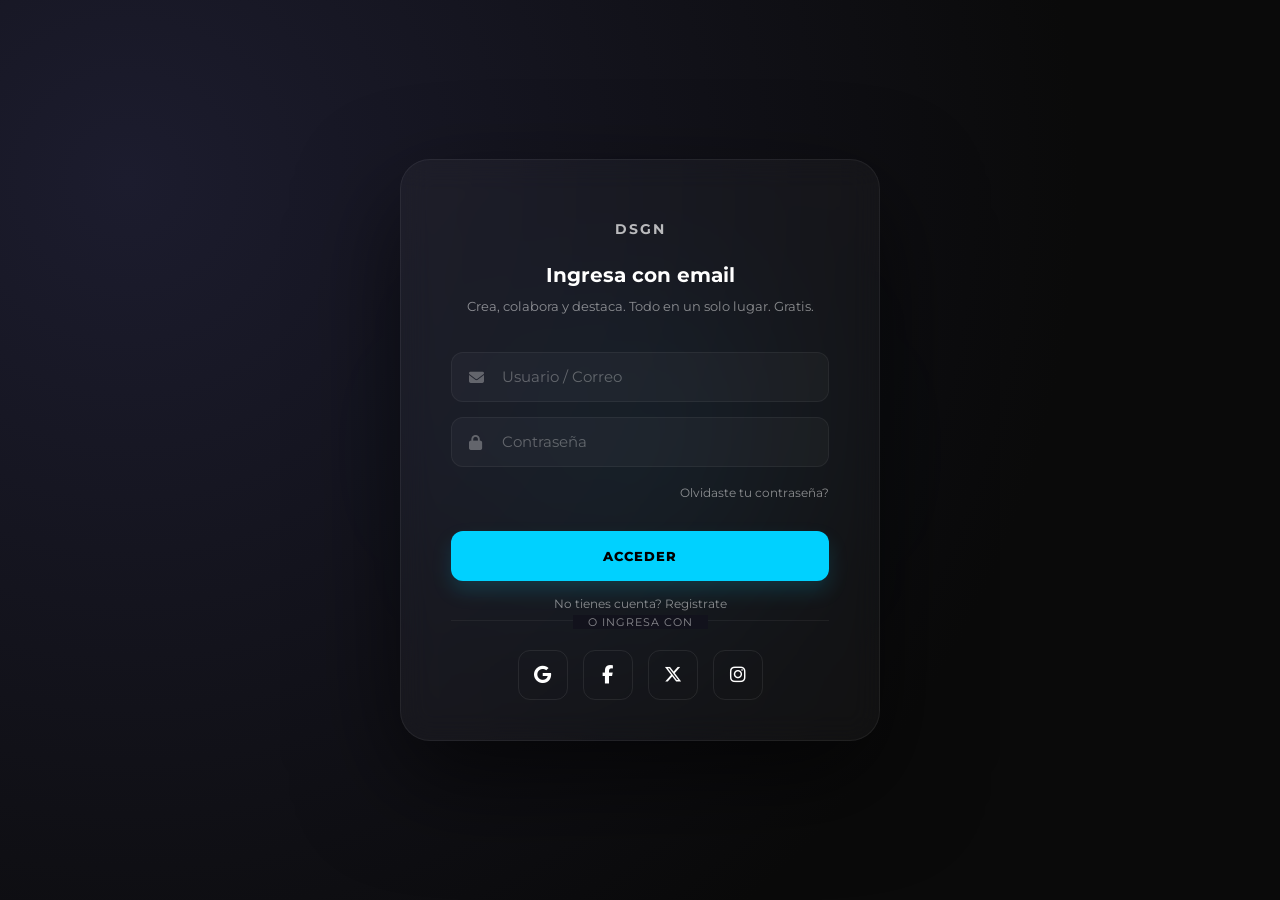
<file: login.html>
<!DOCTYPE html>
<html lang="en">

<head>
    <meta charset="UTF-8">
    <meta name="viewport" content="width=device-width, initial-scale=1.0">
    <title>Login</title>
    <link rel="stylesheet" href="https://cdnjs.cloudflare.com/ajax/libs/font-awesome/6.5.1/css/all.min.css">
    <link rel="stylesheet" href="https://cdnjs.cloudflare.com/ajax/libs/font-awesome/6.5.1/css/all.min.css"
        integrity="sha512-DTOQO9RWCH3ppGqcWaEA1BIZOC6xxalwEsw9c2QQeAIftl+Vegovlnee1c9QX4TctnWMn13TZye+giMm8e2LwA=="
        crossorigin="anonymous" referrerpolicy="no-referrer" />
    <link rel="stylesheet" href="CSS/login.css">
    <link
        href="https://fonts.googleapis.com/css2?family=Montserrat:wght@400;700;900&family=Poppins:wght@300;400;600&display=swap"
        rel="stylesheet">

<body>

    <main class="login-wrapper">
        <div class="card-form">
            <section class="email-form">
                <div class="minimal-logo">DSGN</div>

                <h1 class="card-title">Ingresa con email</h1>
                <p class="card-subtitle">Crea, colabora y destaca. Todo en un solo lugar. Gratis.</p>

                <form action="index.html">
                    <div class="input-group">
                        <i class="fas fa-envelope icon"></i>
                        <input type="email" placeholder="Usuario / Correo">
                    </div>

                    <div class="input-group">
                        <i class="fas fa-lock icon"></i>
                        <input type="password" placeholder="Contraseña">
                    </div>

                    <div class="form-options">
                        <a href="#" class="forgot-link">Olvidaste tu contraseña?</a>
                    </div>

                    <button type="submit" class="btn-primary-neon access">Acceder</button>

                    <a href="registro.html" class="register-link">No tienes cuenta? Registrate</a>
                </form>
            </section>

            <section class="social-signin">
                <div class="divider">
                    <span>O ingresa con</span>
                </div>

                <div class="social-icons">
                    <button type="button" class="social-btn mail"><i class="fab fa-google"></i></button>
                    <button type="button" class="social-btn fb"><i class="fab fa-facebook-f"></i></button>
                    <button type="button" class="social-btn tw"><i class="fab fa-x-twitter"></i></button>
                    <button type="button" class="social-btn ig"><i class="fab fa-instagram"></i></button>
                </div>

            </section>
        </div>
    </main>

</body>

</html>
</file>
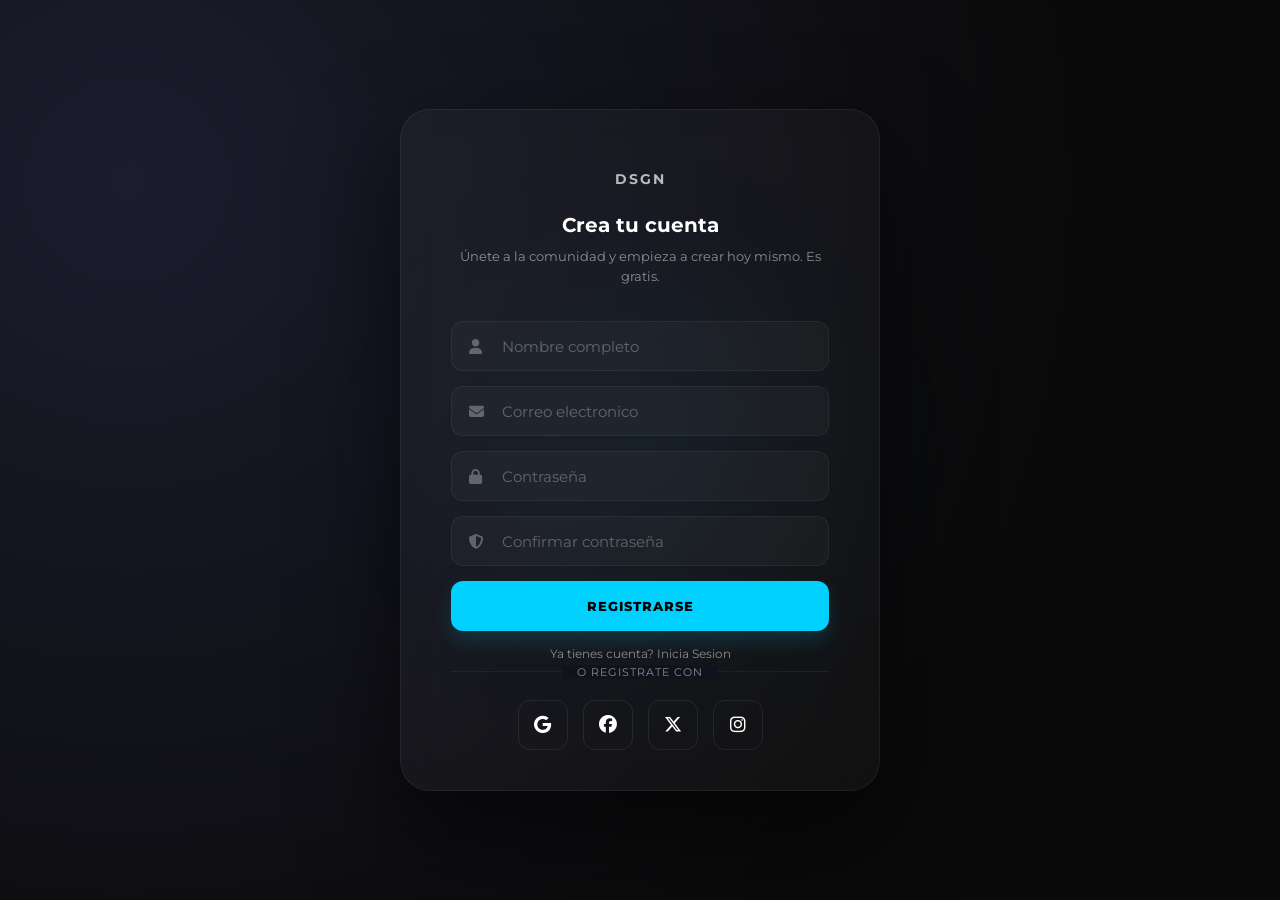
<file: registro.html>
<!DOCTYPE html>
<html lang="en">

<head>
    <meta charset="UTF-8">
    <meta name="viewport" content="width=device-width, initial-scale=1.0">
    <title>Registro | DSGN Studio</title>
    <link rel="stylesheet" href="https://cdnjs.cloudflare.com/ajax/libs/font-awesome/6.5.1/css/all.min.css"
        integrity="sha512-DTOQO9RWCH3ppGqcWaEA1BIZOC6xxalwEsw9c2QQeAIftl+Vegovlnee1c9QX4TctnWMn13TZye+giMm8e2LwA=="
        crossorigin="anonymous" referrerpolicy="no-referrer" />
    <link
        href="https://fonts.googleapis.com/css2?family=Montserrat:wght@400;700;900&family=Poppins:wght@300;400;600&display=swap"
        rel="stylesheet">
    <link rel="stylesheet" href="CSS/login.css">
</head>

<body>

    <main class="login-wrapper">
        <div class="card-form">
            <section class="email-form">
                <div class="minimal-logo">DSGN</div>

                <h1 class="card-title">Crea tu cuenta</h1>
                <p class="card-subtitle">Únete a la comunidad y empieza a crear hoy mismo. Es gratis.</p>

                <form action="login.html">

                    <div class="input-group">
                        <i class="fas fa-user icon"></i>
                        <input type="text" placeholder="Nombre completo" required>
                    </div>

                    <div class="input-group">
                        <i class="fas fa-envelope icon"></i>
                        <input type="email" placeholder="Correo electronico" required>
                    </div>

                    <div class="input-group">
                        <i class="fas fa-lock icon"></i>
                        <input type="password" placeholder="Contraseña" required>
                    </div>

                    <div class="input-group">
                        <i class="fas fa-shield-alt icon"></i>
                        <input type="password" placeholder="Confirmar contraseña" required>
                    </div>

                    <button type="submit" class="btn-primary-neon access">Registrarse</button>

                    <a href="login.html" class="register-link">Ya tienes cuenta? Inicia Sesion</a>

                </form>
            </section>

            <section class="social-signin">
                <div class="divider">
                    <span>O registrate con</span>
                </div>

                <div class="social-icons">
                    <button type="button" class="social-btn mail"><i class="fab fa-google"></i></button>
                    <button type="button" class="social-btn fb"><i class="fab fa-facebook"></i></button>
                    <button type="button" class="social-btn tw"><i class="fab fa-x-twitter"></i></button>
                    <button type="button" class="social-btn ig"><i class="fab fa-instagram"></i></button>
                </div>
            </section>

        </div>

    </main>

</body>

</html>
</file>
<file: CSS/login.css>
* {
    margin: 0;
    padding: 0;
    box-sizing: border-box;
    font-family: 'Montserrat', sans-serif;
}

body {
    min-height: 100vh;
    display: flex;
    justify-content: center;
    align-items: center;
    background: radial-gradient(circle at 10% 20%, #1c1c2e, #0a0a0a 70%);
    overflow: hidden;
    position: relative;
}

body::after {
    content: '';
    position: absolute;
    width: 300px;
    height: 300px;
    background: rgba(0, 209, 255, 0.05);
    border-radius: 50%;
    filter: blur(100px);
    top: 50%;
    left: 50%;
    transform: translate(-50%, -50%);
    z-index: -1;
}

.login-wrapper {
    width: 100%;
    display: flex;
    justify-content: center;
    padding: 20px;
}

.card-form {
    width: 480px; 
    min-height: 580px;
    background: rgba(255, 255, 255, 0.03); 
    backdrop-filter: blur(15px);
    -webkit-backdrop-filter: blur(15px);
    border: 1px solid rgba(255, 255, 255, 0.06);
    border-radius: 30px;
    box-shadow: 0 40px 100px rgba(0,0,0,0.6);
    overflow: hidden;
    display: flex;
    flex-direction: column;
    padding: 60px 50px 40px 50px; 
}

.minimal-logo {
    color: rgba(255,255,255,0.7);
    font-size: 14px;
    font-weight: 700;
    letter-spacing: 2px;
    text-align: center;
    margin-bottom: 25px;
}

.card-title {
    font-size: 20px;
    font-weight: 700;
    text-align: center;
    margin-bottom: 10px;
    color: white;
}

.card-subtitle {
    font-size: 13px;
    text-align: center;
    color: rgba(255, 255, 255, 0.5);
    margin-bottom: 35px;
    line-height: 1.5;
}

.input-group {
    position: relative;
    width: 100%;
    margin-bottom: 15px;
}

.input-group .icon {
    position: absolute;
    left: 18px;
    top: 50%;
    transform: translateY(-50%);
    color: rgba(255, 255, 255, 0.3);
    font-size: 15px;
}

.input-group input {
    width: 100%;
    height: 50px;
    background: rgba(255, 255, 255, 0.03); 
    border: 1px solid rgba(255, 255, 255, 0.05);
    border-radius: 12px; 
    padding: 0 18px 0 50px; 
    color: white;
    font-size: 15px;
    outline: none;
    transition: all 0.3s;
}

.input-group input:focus {
    background: rgba(255, 255, 255, 0.06);
    border-color: #00D1FF; /* Tu acento neón */
}

.input-group input::placeholder {
    color: rgba(255, 255, 255, 0.3);
}

.form-options {
    text-align: right;
    margin: 10px 0 30px 0;
}

.forgot-link, .register-link {
    font-size: 12px;
    color: rgba(255, 255, 255, 0.5);
    text-decoration: none;
    transition: 0.2s;
}

.forgot-link:hover, .register-link:hover {
    color: #00D1FF;
}

.register-link {
    display: block;
    text-align: center;
    margin-top: 15px;
}

.btn-primary-neon {
    width: 100%;
    height: 50px;
    background: #00D1FF;
    color: #000;
    font-weight: 800;
    text-transform: uppercase;
    letter-spacing: 1px;
    border: none;
    border-radius: 12px; 
    cursor: pointer;
    transition: all 0.3s ease;
    box-shadow: 0 10px 20px rgba(0, 209, 255, 0.15); 
}

.btn-primary-neon:hover {
    background: #fff;
    transform: translateY(-2px);
    box-shadow: 0 15px 30px rgba(0, 209, 255, 0.3); 
}

.social-signin {
    margin-top: auto;
}

.divider {
    position: relative;
    text-align: center;
    margin-bottom: 20px;
}

.divider::before {
    content: '';
    position: absolute;
    top: 50%;
    left: 0;
    width: 100%;
    height: 1px;
    background: rgba(255, 255, 255, 0.05);
    z-index: 0;
}

.divider span {
    background: #12121c; 
    padding: 0 15px;
    color: rgba(255, 255, 255, 0.5); 
    font-size: 11px;
    position: relative;
    z-index: 1;
    text-transform: uppercase; 
    letter-spacing: 1px;
}

.social-icons {
    display: flex;
    justify-content: center;
    gap: 15px;
}

.social-btn {
    width: 50px;
    height: 50px;
    border: 1px solid rgba(255, 255, 255, 0.08);
    border-radius: 12px;
    cursor: pointer;
    display: flex;
    justify-content: center;
    align-items: center;
    transition: all 0.3s;
    font-size: 18px;
    background: transparent;
}

.social-btn i { color: white; }

.social-btn:hover {
    transform: translateY(-3px);
}

.mail:hover {
    border-color: #db4a39; 
    background: rgba(219, 74, 57, 0.1); 
}

.fb:hover { 
    border-color: #3b5999; 
    background: rgba(59, 89, 153, 0.1); 
}

.tw:hover { 
    border-color: #1da1f2; 
    background: rgba(29, 161, 242, 0.1); 
}

.ig:hover { 
    border-color: #dc2743; 
    background: rgba(220, 39, 67, 0.1); 
}
</file>
